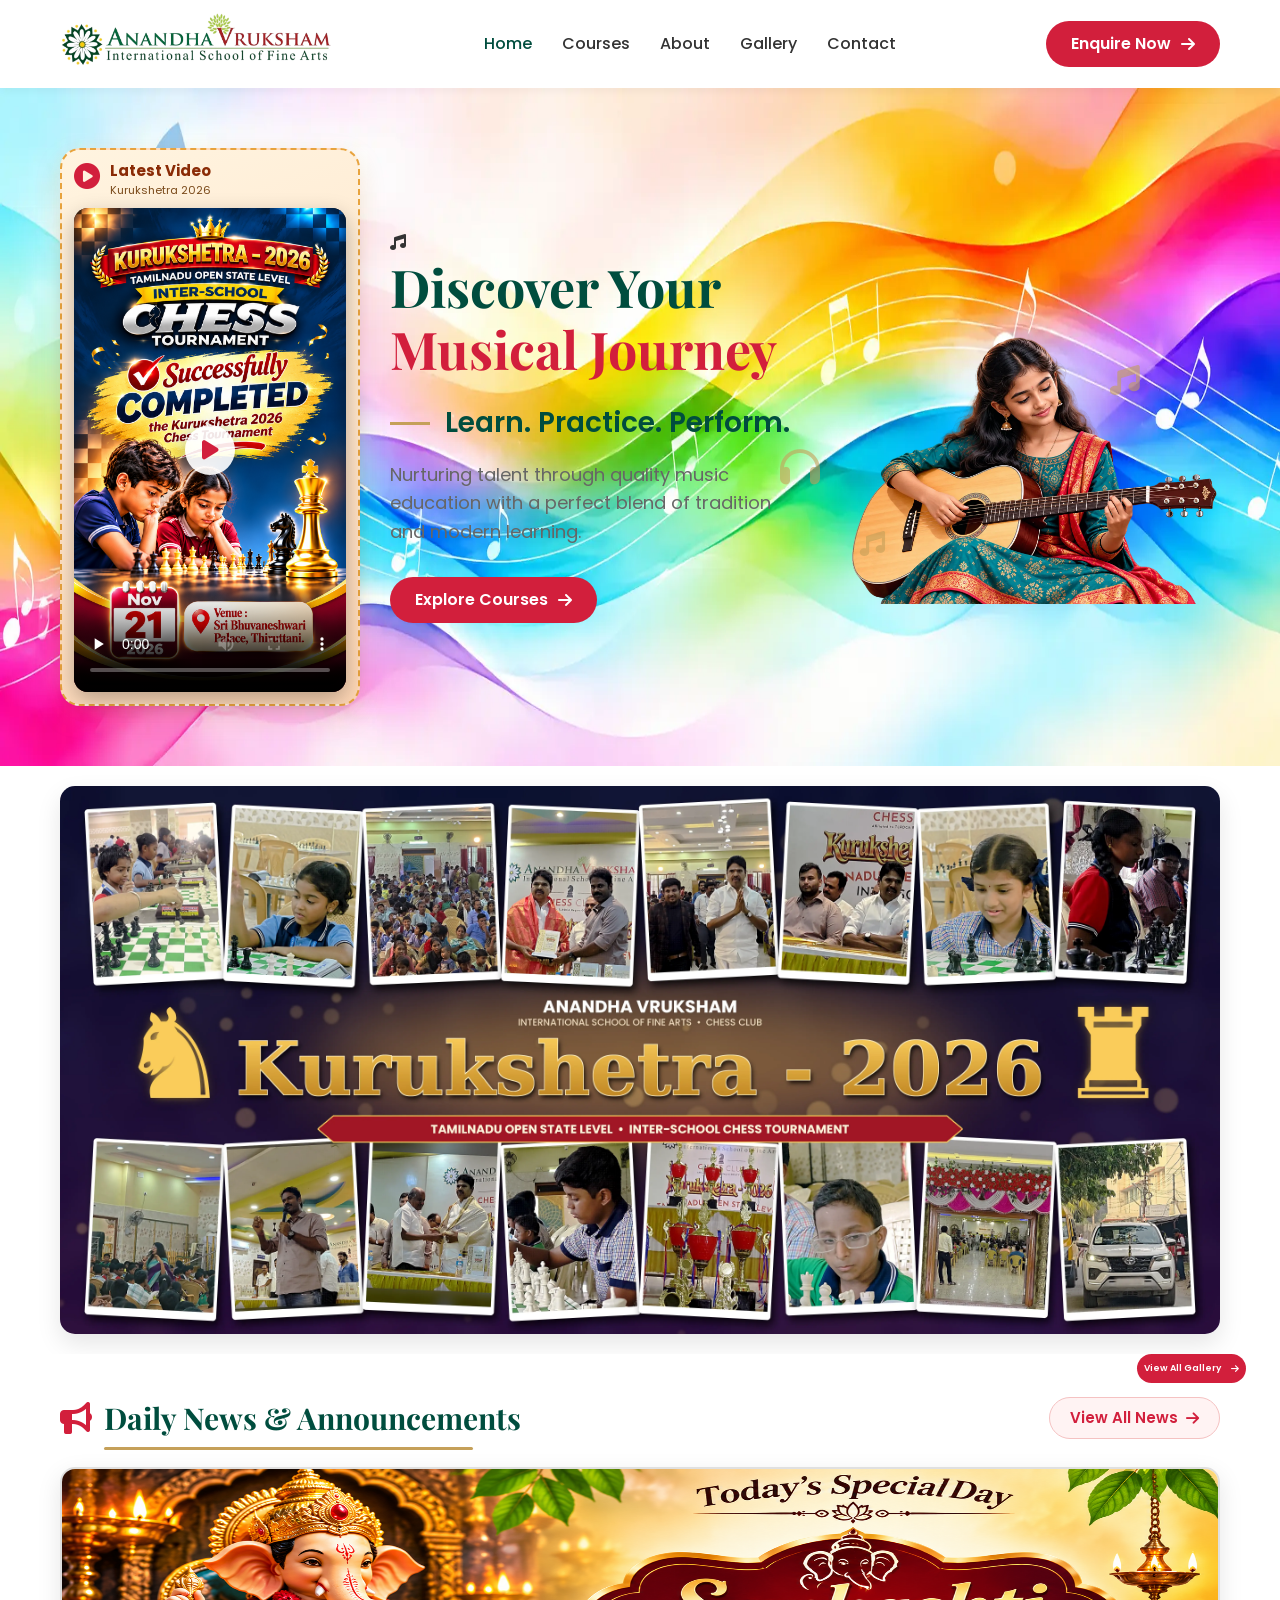
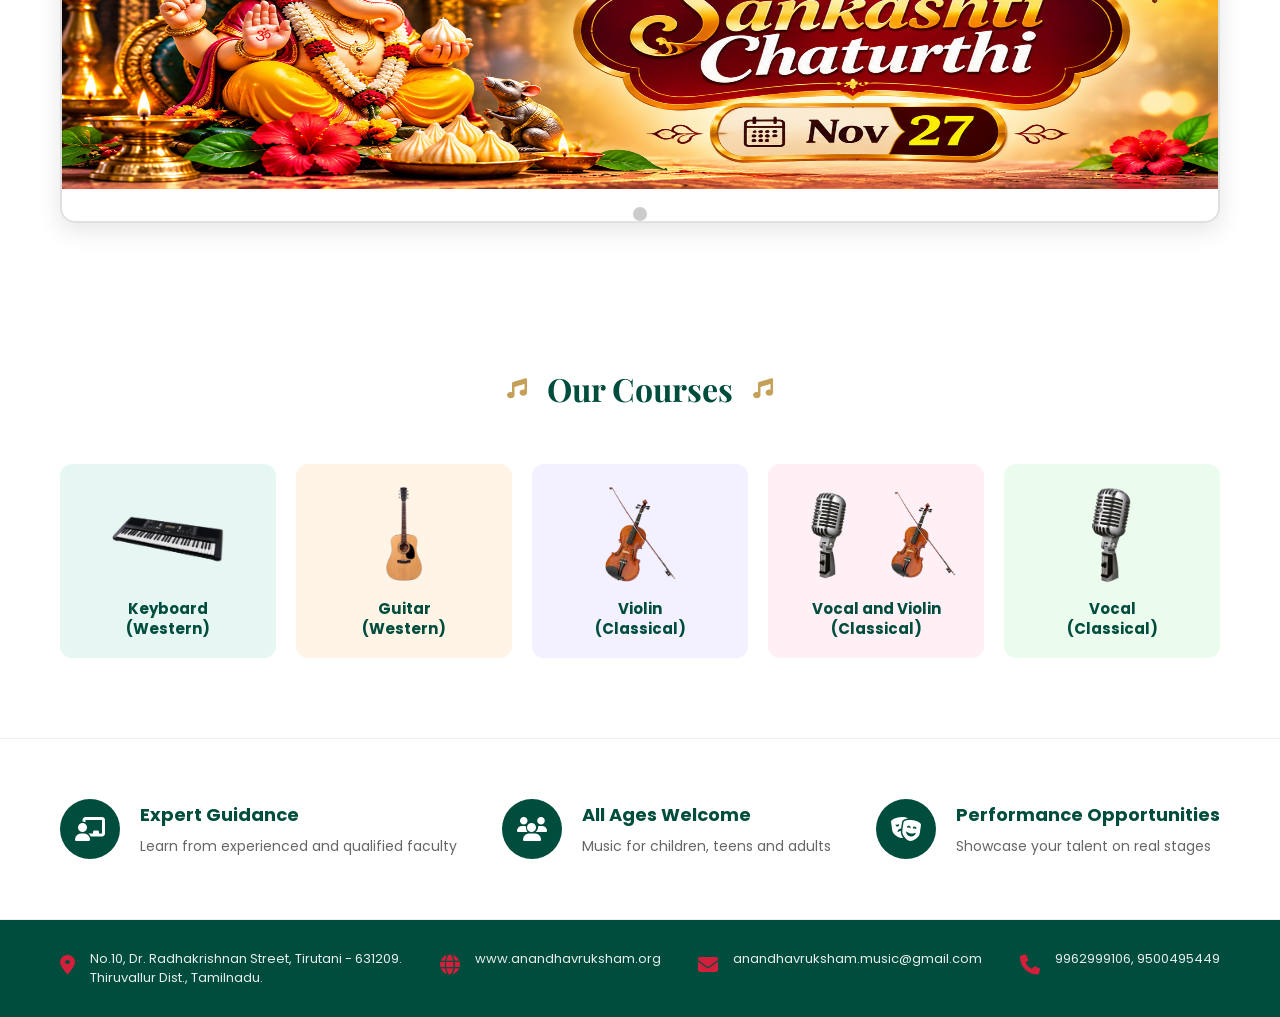
<file: index.html>
<!DOCTYPE html>
<html lang="en">
<head>
    <meta charset="UTF-8">
    <meta name="viewport" content="width=device-width, initial-scale=1.0">
    <title>Anandha Vruksham | International School of Fine Arts</title>
    <link rel="icon" type="image/png" href="images/logo.png">
    <!-- Google Fonts -->
    <link href="https://fonts.googleapis.com/css2?family=Poppins:wght@300;400;500;600;700&family=Playfair+Display:wght@700&display=swap" rel="stylesheet">
    <!-- Font Awesome -->
    <link rel="stylesheet" href="https://cdnjs.cloudflare.com/ajax/libs/font-awesome/6.4.0/css/all.min.css">
    <link rel="stylesheet" href="css/style.css">
    <style>
        /* ----- Hero 3-column layout: Video | Content | Image ----- */
        .hero {
            position: relative;
            overflow: hidden;
        }
        .hero-container {
            display: flex;
            align-items: center;
            justify-content: space-between;
            gap: 30px;
        }
        .hero-video-card {
            flex: 0 0 300px;
            background: linear-gradient(160deg, #fff4e0 0%, #ffe6cc 55%, #ffd7b5 100%);
            border: 2px dashed #e8a33d;
            border-radius: 20px;
            padding: 12px;
            box-shadow: 0 10px 26px rgba(197, 120, 30, 0.18);
            display: flex;
            flex-direction: column;
            z-index: 2;
        }
        .hero-video-card .video-head {
            display: flex;
            align-items: flex-start;
            gap: 10px;
            margin-bottom: 10px;
        }
        .hero-video-card .video-head > i {
            color: #d21f3c;
            font-size: 26px;
            line-height: 1;
            margin-top: 2px;
        }
        .hero-video-card .video-head h3 {
            margin: 0;
            color: #8a2b06;
            font-size: 15px;
            font-weight: 700;
            line-height: 1.2;
        }
        .hero-video-card .video-head p {
            margin: 3px 0 0;
            color: #7a4a1a;
            font-size: 11px;
            line-height: 1.4;
        }
        .hero-video-card .video-frame {
            position: relative;
            width: 100%;
            aspect-ratio: 9 / 16;
            border-radius: 14px;
            overflow: hidden;
            background: #1a1a1a;
            box-shadow: 0 8px 22px rgba(0, 0, 0, 0.28);
            margin-top: auto;
        }
        .hero-video-card .video-frame video {
            width: 100%;
            height: 100%;
            object-fit: cover;
            display: block;
        }
        .hero-video-card .video-frame .play-badge {
            position: absolute;
            inset: 0;
            display: grid;
            place-items: center;
            pointer-events: none;
            transition: opacity 0.3s;
        }
        .hero-video-card .video-frame.playing .play-badge { opacity: 0; }
        .hero-video-card .video-frame .play-badge span {
            width: 50px;
            height: 50px;
            border-radius: 50%;
            background: rgba(255, 255, 255, 0.9);
            display: grid;
            place-items: center;
            color: #d21f3c;
            font-size: 22px;
            box-shadow: 0 6px 18px rgba(0, 0, 0, 0.3);
            transition: transform 0.25s;
        }
        .hero-video-card .video-frame:hover .play-badge span { transform: scale(1.08); }

        /* ----- Banner (video removed) ----- */
        .banner-section {
            padding: 20px;
        }
        .banner-row {
            max-width: 1200px;
            margin: 0 auto;
        }
        .banner-row .banner-img {
            width: 100%;
            height: auto;
            display: block;
            border-radius: 15px;
            box-shadow: 0 10px 25px rgba(0,0,0,0.1);
        }
        @media (max-width: 992px) {
            .hero-video-card {
                flex: 0 0 200px;
            }
        }
        @media (max-width: 768px) {
            .hero-container {
                flex-direction: column;
                text-align: center;
            }
            .hero-video-card {
                flex: 0 0 auto;
                width: 100%;
                max-width: 280px;
                margin: 0 auto;
                order: 3;
            }
        }
    </style>
</head>
<body>
    <div id="site-header"></div>
    <script src="js/include-header.js"></script>

    <section id="home" class="hero">
        <div class="container hero-container">
            <aside class="hero-video-card">
                <div class="video-head">
                    <i class="fas fa-play-circle"></i>
                    <div>
                        <h3>Latest Video</h3>
                        <p>Kurukshetra 2026</p>
                    </div>
                </div>
                <div class="video-frame" id="videoFrame">
                    <video id="statusVideo" poster="images/cmpt.png" playsinline preload="none"  controls >
                        <source src="vdo/chess_new.mp4" type="video/mp4">
                    </video>
                    <div class="play-badge" id="playBadge"><span><i class="fas fa-play"></i></span></div>
                </div>
            </aside>
            <div class="hero-content">
                <span class="music-note-icon"><i class="fas fa-music"></i></span>
                <h1>Discover Your <br><span class="highlight">Musical Journey</span></h1>
                <div class="hero-subtitle">
                    <span class="dash"></span>
                    <h2>Learn. Practice. Perform.</h2>
                </div>
                <p>Nurturing talent through quality music education with a perfect blend of tradition and modern learning.</p>
                <a href="#courses" class="btn btn-red">Explore Courses <i class="fas fa-arrow-right"></i></a>
            </div>
            <div class="hero-image">
                <img src="images/playing_guita.webp" alt="Musical Journey">
                <div class="floating-icons">
                    <i class="fas fa-music note-1"></i>
                    <i class="fas fa-music note-2"></i>
                    <i class="fas fa-headphones note-3"></i>
                </div>
            </div>
        </div>
    </section>

    <section class="banner-section">
        <div class="banner-row">
            <img src="images/Kurukshetra_2026.webp" alt="Kurukshetra 2026" class="banner-img">
        </div>
    </section>
<a href="gallery.html" class="btn btn-red" data-scroll-bound="1" style="float: right;margin-right: 34px;font-size: 9px;padding: 7px;">View All Gallery <i class="fas fa-arrow-right"></i></a>


    <section class="news-section">
        <div class="container">
            <div class="news-header">
                <div class="news-title-wrap">
                    <i class="fas fa-bullhorn news-icon"></i>
                    <h2 class="news-title">Daily News &amp; Announcements</h2>
                    <span class="news-underline"></span>
                </div>
                <a href="#" class="view-all-news">View All News <i class="fas fa-arrow-right"></i></a>
            </div>
            <div class="news-carousel">
                <div class="news-slides" id="newsSlides">
                  <!--  <div class="news-slide">
                        <img src="images/spl21.png" alt="Announcement 1">
                    </div>-->
                    <div class="news-slide">
                        <img src="images/nov21.png" alt="Announcement 2">
                    </div>
                   <!-- <div class="news-slide">
                        <img src="images/nov14.png" alt="Announcement 3">
                    </div>-->
                   <!-- <div class="news-slide">
                        <img src="images/wall1.png" alt="Announcement 3">
                    </div>-->
                </div>
                <div class="news-dots" id="newsDots">
                    <!--  <span class="news-dot active" data-slide="0"></span>-->
                 <span class="news-dot" data-slide="1"></span>
                    <!-- <span class="news-dot" data-slide="2"></span>-->
                </div>
            </div>
        </div>
    </section>

    <section id="courses" class="courses-section">
        <div class="container">
            <div class="section-title">
                <span class="music-icon-small"><i class="fas fa-music"></i></span>
                <h2>Our Courses</h2>
                <span class="music-icon-small"><i class="fas fa-music"></i></span>
            </div>
            <div class="courses-grid">
                <div class="course-card bg-light-green">
                    <div class="course-img"><img src="images/keyboard.PNG" alt="Keyboard"></div>
                    <h3>Keyboard<br>(Western)</h3>
                </div>
                <div class="course-card bg-light-orange">
                    <div class="course-img"><img src="images/guitar.PNG" alt="Guitar"></div>
                    <h3>Guitar<br>(Western)</h3>
                </div>
                <div class="course-card bg-light-purple">
                    <div class="course-img"><img src="images/violin.PNG" alt="Violin"></div>
                    <h3>Violin<br>(Classical)</h3>
                </div>
               
                <div class="course-card bg-light-pink">
                    <div class="course-img multi-img">
                        <img src="images/vocal.PNG" alt="Vocal" class="img-small">
                        <img src="images/violin.PNG" alt="Violin" class="img-small">
                    </div>
                    <h3>Vocal and Violin<br>(Classical)</h3>
                </div>
               
                <div class="course-card bg-light-green-alt">
                    <div class="course-img"><img src="images/vocal.PNG" alt="Vocal"></div>
                    <h3>Vocal<br>(Classical)</h3>
                </div>
            </div>
        </div>
    </section>

    <section class="features">
        <div class="container features-grid">
            <div class="feature-item">
                <div class="feature-icon"><i class="fas fa-chalkboard-user"></i></div>
                <div class="feature-text">
                    <h3>Expert Guidance</h3>
                    <p>Learn from experienced and qualified faculty</p>
                </div>
            </div>
            <div class="feature-item">
                <div class="feature-icon"><i class="fas fa-users"></i></div>
                <div class="feature-text">
                    <h3>All Ages Welcome</h3>
                    <p>Music for children, teens and adults</p>
                </div>
            </div>
            <div class="feature-item">
                <div class="feature-icon"><i class="fas fa-theater-masks"></i></div>
                <div class="feature-text">
                    <h3>Performance Opportunities</h3>
                    <p>Showcase your talent on real stages</p>
                </div>
            </div>
        </div>
    </section>

    <footer class="contact-strip" id="contact">
        <div class="container footer-container">
            <div class="footer-item">
                <i class="fas fa-location-dot"></i>
                <p>No.10, Dr. Radhakrishnan Street, Tirutani - 631209.<br>Thiruvallur Dist., Tamilnadu.</p>
            </div>
            <div class="footer-item">
                <i class="fas fa-globe"></i>
                <p>www.anandhavruksham.org</p>
            </div>
            <div class="footer-item">
                <i class="fas fa-envelope"></i>
                <p>anandhavruksham.music@gmail.com</p>
            </div>
            <div class="footer-item">
                <i class="fas fa-phone"></i>
                <p>9962999106, 9500495449</p>
            </div>
        </div>
    </footer>

    <script src="js/style.js"></script>
    <script>
        // Latest video playback
        const statusVideo = document.getElementById('statusVideo');
        const videoFrame = document.getElementById('videoFrame');
        if (statusVideo && videoFrame) {
            videoFrame.addEventListener('click', () => {
                if (statusVideo.paused) {
                    statusVideo.play();
                } else {
                    statusVideo.pause();
                }
            });
            statusVideo.addEventListener('play', () => videoFrame.classList.add('playing'));
            statusVideo.addEventListener('pause', () => videoFrame.classList.remove('playing'));
            statusVideo.addEventListener('ended', () => videoFrame.classList.remove('playing'));
        }
    </script>

</body>
</html>
</file>
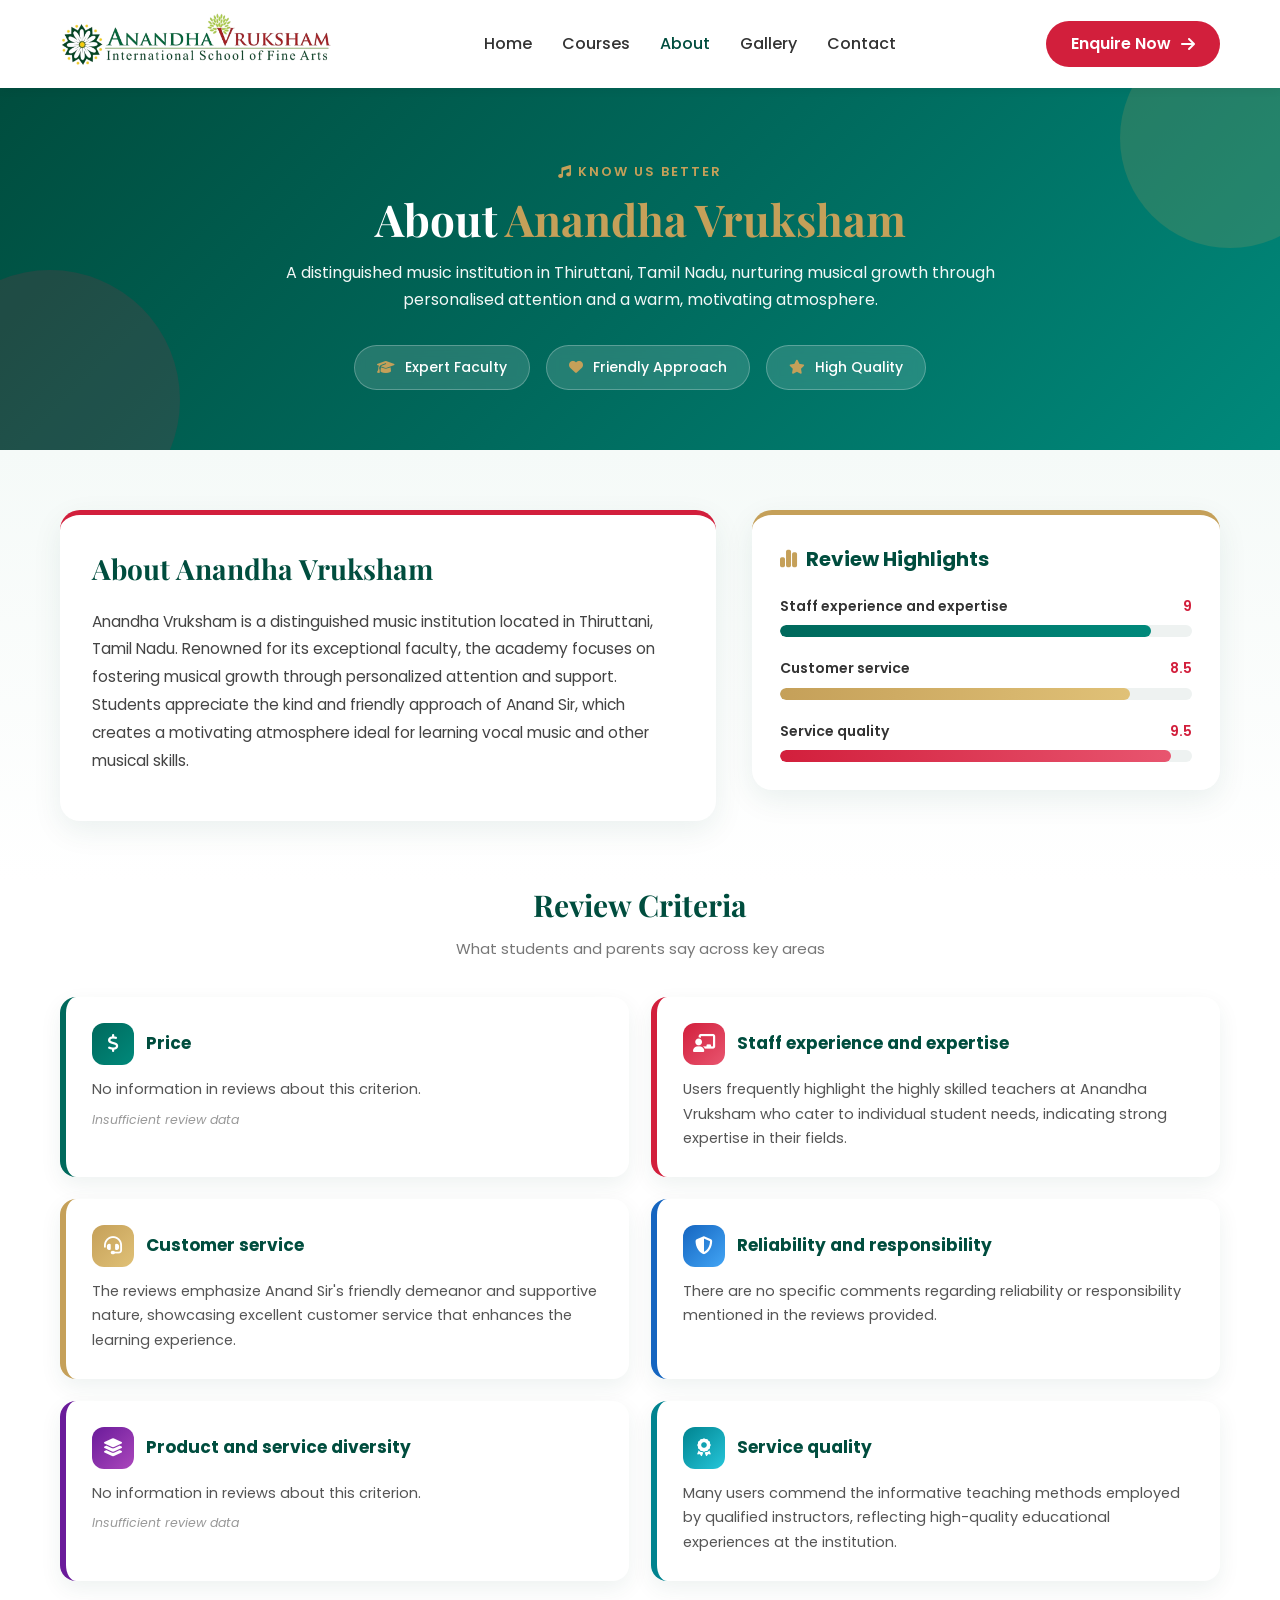
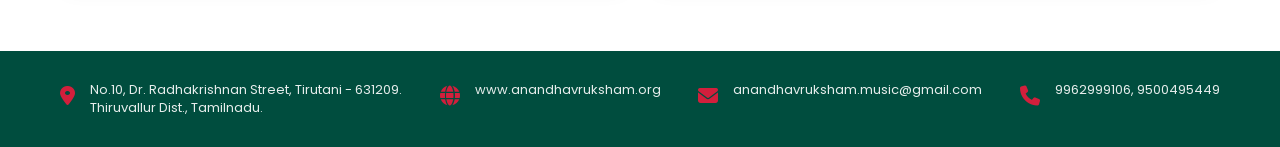
<file: about.html>
<!DOCTYPE html>
<html lang="en">
<head>
    <meta charset="UTF-8">
    <meta name="viewport" content="width=device-width, initial-scale=1.0">
    <title>About | Anandha Vruksham International School of Fine Arts</title>
    <link rel="icon" type="image/png" href="images/logo.png">
    <link href="https://fonts.googleapis.com/css2?family=Poppins:wght@300;400;500;600;700&family=Playfair+Display:wght@700&display=swap" rel="stylesheet">
    <link rel="stylesheet" href="https://cdnjs.cloudflare.com/ajax/libs/font-awesome/6.4.0/css/all.min.css">
    <link rel="stylesheet" href="css/style.css">
    <style>
        /* ----- About Page Hero ----- */
        .about-hero {
            background: linear-gradient(135deg, #004d3e 0%, #00695c 50%, #00897b 100%);
            color: #fff;
            padding: 70px 0 60px;
            text-align: center;
            position: relative;
            overflow: hidden;
        }
        .about-hero::before {
            content: "";
            position: absolute;
            top: -60px; right: -60px;
            width: 220px; height: 220px;
            background: rgba(197, 160, 89, 0.18);
            border-radius: 50%;
        }
        .about-hero::after {
            content: "";
            position: absolute;
            bottom: -80px; left: -80px;
            width: 260px; height: 260px;
            background: rgba(210, 31, 60, 0.15);
            border-radius: 50%;
        }
        .about-hero .container { position: relative; z-index: 1; }
        .about-hero .eyebrow {
            display: inline-block;
            font-size: 13px;
            font-weight: 600;
            letter-spacing: 2px;
            text-transform: uppercase;
            color: #c5a059;
            margin-bottom: 12px;
        }
        .about-hero h1 {
            font-family: 'Playfair Display', serif;
            font-size: 44px;
            margin: 0 0 14px;
            line-height: 1.15;
        }
        .about-hero h1 span { color: #c5a059; }
        .about-hero p {
            max-width: 720px;
            margin: 0 auto;
            font-size: 16px;
            line-height: 1.7;
            opacity: 0.95;
        }

        /* ----- Quick stat pills ----- */
        .stat-pills {
            display: flex;
            justify-content: center;
            flex-wrap: wrap;
            gap: 16px;
            margin-top: 32px;
        }
        .stat-pill {
            background: rgba(255, 255, 255, 0.14);
            backdrop-filter: blur(6px);
            border: 1px solid rgba(255, 255, 255, 0.25);
            border-radius: 30px;
            padding: 10px 22px;
            font-size: 14px;
            font-weight: 500;
        }
        .stat-pill i { color: #c5a059; margin-right: 6px; }

        /* ----- Main content grid ----- */
        .about-main {
            padding: 60px 0;
            background: linear-gradient(180deg, #f5faf8 0%, #ffffff 100%);
        }
        .about-grid {
            display: grid;
            grid-template-columns: 1.4fr 1fr;
            gap: 36px;
            align-items: start;
        }
        .about-intro {
            background: #fff;
            border-radius: 20px;
            padding: 32px;
            box-shadow: 0 10px 30px rgba(0, 77, 62, 0.08);
            border-top: 5px solid #d21f3c;
        }
        .about-intro h2 {
            font-family: 'Playfair Display', serif;
            color: #004d3e;
            font-size: 28px;
            margin: 0 0 16px;
        }
        .about-intro p {
            color: #444;
            font-size: 15.5px;
            line-height: 1.8;
            margin: 0 0 14px;
        }

        /* ----- Score bars ----- */
        .scores-card {
            background: #fff;
            border-radius: 20px;
            padding: 28px;
            box-shadow: 0 10px 30px rgba(0, 77, 62, 0.08);
            border-top: 5px solid #c5a059;
            position: sticky;
            top: 90px;
        }
        .scores-card h3 {
            margin: 0 0 20px;
            color: #004d3e;
            font-size: 20px;
            display: flex;
            align-items: center;
            gap: 8px;
        }
        .score-item { margin-bottom: 20px; }
        .score-item:last-child { margin-bottom: 0; }
        .score-label {
            display: flex;
            justify-content: space-between;
            font-size: 14px;
            font-weight: 600;
            color: #333;
            margin-bottom: 8px;
        }
        .score-value { color: #d21f3c; }
        .score-bar {
            height: 12px;
            background: #eef2f1;
            border-radius: 10px;
            overflow: hidden;
        }
        .score-fill {
            height: 100%;
            border-radius: 10px;
            width: 0;
            transition: width 1.2s ease;
        }
        .fill-green  { background: linear-gradient(90deg, #00695c, #00897b); }
        .fill-gold   { background: linear-gradient(90deg, #c5a059, #e0c177); }
        .fill-red    { background: linear-gradient(90deg, #d21f3c, #e8556f); }

        /* ----- Criteria cards ----- */
        .criteria-section { padding: 0 0 70px; background: #fff; }
        .criteria-section h2 {
            text-align: center;
            font-family: 'Playfair Display', serif;
            color: #004d3e;
            font-size: 30px;
            margin: 0 0 8px;
        }
        .criteria-section .sub {
            text-align: center;
            color: #777;
            margin: 0 0 36px;
            font-size: 15px;
        }
        .criteria-grid {
            display: grid;
            grid-template-columns: repeat(2, 1fr);
            gap: 22px;
        }
        .criteria-card {
            background: #fff;
            border-radius: 16px;
            padding: 26px;
            box-shadow: 0 8px 22px rgba(0, 77, 62, 0.07);
            border-left: 6px solid;
            transition: transform 0.25s, box-shadow 0.25s;
        }
        .criteria-card:hover {
            transform: translateY(-4px);
            box-shadow: 0 14px 30px rgba(0, 77, 62, 0.13);
        }
        .criteria-card.c-green  { border-left-color: #00695c; }
        .criteria-card.c-red    { border-left-color: #d21f3c; }
        .criteria-card.c-gold   { border-left-color: #c5a059; }
        .criteria-card.c-blue   { border-left-color: #1565c0; }
        .criteria-card.c-purple { border-left-color: #6a1b9a; }
        .criteria-card.c-teal   { border-left-color: #00838f; }
        .criteria-card .card-head {
            display: flex;
            align-items: center;
            gap: 12px;
            margin-bottom: 12px;
        }
        .criteria-card .icon-badge {
            width: 42px; height: 42px;
            border-radius: 12px;
            display: flex; align-items: center; justify-content: center;
            color: #fff;
            font-size: 18px;
            flex-shrink: 0;
        }
        .c-green  .icon-badge { background: linear-gradient(135deg, #00695c, #00897b); }
        .c-red    .icon-badge { background: linear-gradient(135deg, #d21f3c, #e8556f); }
        .c-gold   .icon-badge { background: linear-gradient(135deg, #c5a059, #e0c177); }
        .c-blue   .icon-badge { background: linear-gradient(135deg, #1565c0, #42a5f5); }
        .c-purple .icon-badge { background: linear-gradient(135deg, #6a1b9a, #ab47bc); }
        .c-teal   .icon-badge { background: linear-gradient(135deg, #00838f, #26c6da); }
        .criteria-card h4 {
            margin: 0;
            color: #004d3e;
            font-size: 17px;
        }
        .criteria-card p {
            margin: 0;
            color: #555;
            font-size: 14.5px;
            line-height: 1.7;
        }
        .muted-note {
            display: inline-block;
            margin-top: 8px;
            font-size: 12.5px;
            color: #999;
            font-style: italic;
        }

        /* ----- Responsive ----- */
        @media (max-width: 900px) {
            .about-grid { grid-template-columns: 1fr; }
            .scores-card { position: static; }
            .criteria-grid { grid-template-columns: 1fr; }
            .about-hero h1 { font-size: 32px; }
        }
    </style>
</head>
<body>
    <div id="site-header"></div>
    <script src="js/include-header.js"></script>

    <section class="about-hero">
        <div class="container">
            <span class="eyebrow"><i class="fas fa-music"></i> Know Us Better</span>
            <h1>About <span>Anandha Vruksham</span></h1>
            <p>A distinguished music institution in Thiruttani, Tamil Nadu, nurturing musical growth through personalised attention and a warm, motivating atmosphere.</p>
            <div class="stat-pills">
                <span class="stat-pill"><i class="fas fa-graduation-cap"></i> Expert Faculty</span>
                <span class="stat-pill"><i class="fas fa-heart"></i> Friendly Approach</span>
                <span class="stat-pill"><i class="fas fa-star"></i> High Quality</span>
            </div>
        </div>
    </section>

    <section class="about-main">
        <div class="container about-grid">
            <div class="about-intro">
                <h2>About Anandha Vruksham</h2>
                <p>Anandha Vruksham is a distinguished music institution located in Thiruttani, Tamil Nadu. Renowned for its exceptional faculty, the academy focuses on fostering musical growth through personalized attention and support. Students appreciate the kind and friendly approach of Anand Sir, which creates a motivating atmosphere ideal for learning vocal music and other musical skills.</p>
            </div>

            <div class="scores-card">
                <h3><i class="fas fa-chart-simple" style="color:#c5a059;"></i> Review Highlights</h3>

                <div class="score-item">
                    <div class="score-label"><span>Staff experience and expertise</span><span class="score-value">9</span></div>
                    <div class="score-bar"><div class="score-fill fill-green" data-width="90"></div></div>
                </div>

                <div class="score-item">
                    <div class="score-label"><span>Customer service</span><span class="score-value">8.5</span></div>
                    <div class="score-bar"><div class="score-fill fill-gold" data-width="85"></div></div>
                </div>

                <div class="score-item">
                    <div class="score-label"><span>Service quality</span><span class="score-value">9.5</span></div>
                    <div class="score-bar"><div class="score-fill fill-red" data-width="95"></div></div>
                </div>
            </div>
        </div>
    </section>

    <section class="criteria-section">
        <div class="container">
            <h2>Review Criteria</h2>
            <p class="sub">What students and parents say across key areas</p>

            <div class="criteria-grid">
                <div class="criteria-card c-green">
                    <div class="card-head">
                        <div class="icon-badge"><i class="fas fa-dollar-sign"></i></div>
                        <h4>Price</h4>
                    </div>
                    <p>No information in reviews about this criterion.</p>
                    <span class="muted-note">Insufficient review data</span>
                </div>

                <div class="criteria-card c-red">
                    <div class="card-head">
                        <div class="icon-badge"><i class="fas fa-chalkboard-user"></i></div>
                        <h4>Staff experience and expertise</h4>
                    </div>
                    <p>Users frequently highlight the highly skilled teachers at Anandha Vruksham who cater to individual student needs, indicating strong expertise in their fields.</p>
                </div>

                <div class="criteria-card c-gold">
                    <div class="card-head">
                        <div class="icon-badge"><i class="fas fa-headset"></i></div>
                        <h4>Customer service</h4>
                    </div>
                    <p>The reviews emphasize Anand Sir's friendly demeanor and supportive nature, showcasing excellent customer service that enhances the learning experience.</p>
                </div>

                <div class="criteria-card c-blue">
                    <div class="card-head">
                        <div class="icon-badge"><i class="fas fa-shield-halved"></i></div>
                        <h4>Reliability and responsibility</h4>
                    </div>
                    <p>There are no specific comments regarding reliability or responsibility mentioned in the reviews provided.</p>
                </div>

                <div class="criteria-card c-purple">
                    <div class="card-head">
                        <div class="icon-badge"><i class="fas fa-layer-group"></i></div>
                        <h4>Product and service diversity</h4>
                    </div>
                    <p>No information in reviews about this criterion.</p>
                    <span class="muted-note">Insufficient review data</span>
                </div>

                <div class="criteria-card c-teal">
                    <div class="card-head">
                        <div class="icon-badge"><i class="fas fa-award"></i></div>
                        <h4>Service quality</h4>
                    </div>
                    <p>Many users commend the informative teaching methods employed by qualified instructors, reflecting high-quality educational experiences at the institution.</p>
                </div>
            </div>
        </div>
    </section>

    <footer class="contact-strip">
        <div class="container footer-container">
            <div class="footer-item">
                <i class="fas fa-location-dot"></i>
                <p>No.10, Dr. Radhakrishnan Street, Tirutani - 631209.<br>Thiruvallur Dist., Tamilnadu.</p>
            </div>
            <div class="footer-item">
                <i class="fas fa-globe"></i>
                <p>www.anandhavruksham.org</p>
            </div>
            <div class="footer-item">
                <i class="fas fa-envelope"></i>
                <p>anandhavruksham.music@gmail.com</p>
            </div>
            <div class="footer-item">
                <i class="fas fa-phone"></i>
                <p>9962999106, 9500495449</p>
            </div>
        </div>
    </footer>

    <script src="js/style.js"></script>
    <script>
        // Mark About nav link as active
        document.addEventListener('DOMContentLoaded', () => {
            const aboutLink = document.querySelector('.nav-about');
            if (aboutLink) {
                document.querySelectorAll('.nav-links a').forEach(a => a.classList.remove('active'));
                aboutLink.classList.add('active');
            }
        });

        // Animate score bars after the header + layout settle
        window.addEventListener('load', () => {
            setTimeout(() => {
                document.querySelectorAll('.score-fill').forEach(bar => {
                    bar.style.width = bar.dataset.width + '%';
                });
            }, 250);
        });
    </script>
</body>
</html>
</file>
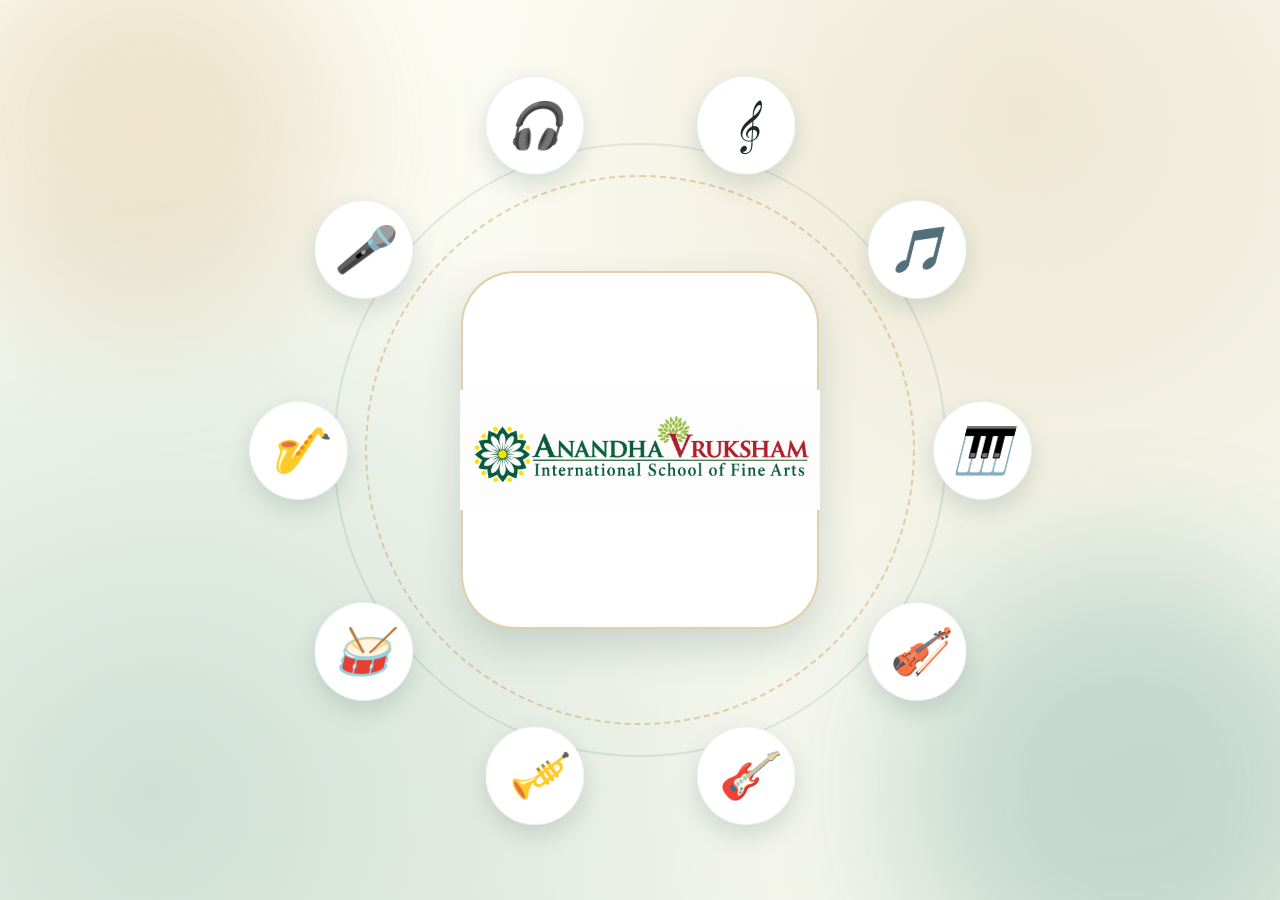
<file: cmsoon.html>
<!DOCTYPE html>
<html lang="en">
<head>
<meta charset="UTF-8">
<meta name="viewport" content="width=device-width, initial-scale=1.0">
<title>Anandhavruksham | Music institution</title>
<meta name="description" content="Anandhavruksham Music institution - Carnatic vocal, veena, violin, mridangam and more.">
<link rel="icon" type="image/png" href="chess/img/anand_vruk_logo.png">
<link rel="apple-touch-icon" href="chess/img/anand_vruk_logo.png">
<link rel="icon" href="data:image/svg+xml,%3Csvg xmlns='http://www.w3.org/2000/svg' viewBox='0 0 64 64'%3E%3Ccircle cx='32' cy='32' r='32' fill='%23004d3e'/%3E%3Ctext x='32' y='45' font-size='38' text-anchor='middle' fill='%23c5a059'%3E%26%23119139%3B%3C/text%3E%3C/svg%3E">
<link href="https://fonts.googleapis.com/css2?family=Playfair+Display:wght@600;700&family=Poppins:wght@300;400;500;600&display=swap" rel="stylesheet">
<style>
:root{
  --green:#004d3e;
  --green-dark:#00362c;
  --green-light:#00695c;
  --gold:#c5a059;
  --gold-soft:#e6d3ac;
  --bg:#fdfdf5;
  --ink:#1d2b28;
  --radius:6vmin;
}
*{margin:0;padding:0;box-sizing:border-box}
html,body{height:100%;overflow:hidden}
body{
  font-family:'Poppins',sans-serif;
  color:var(--ink);
  background:var(--bg);
  display:grid;
  place-items:center;
}

/* ---------- Scene ---------- */
.scene{
  position:relative;
  width:100%;
  height:100%;
  display:grid;
  place-items:center;
  overflow:hidden;
  background:
    radial-gradient(circle at 80% 12%,rgba(197,160,89,.20),transparent 42%),
    radial-gradient(circle at 12% 88%,rgba(0,105,92,.16),transparent 46%),
    linear-gradient(160deg,#fdfdf5 0%,#f1f3e9 100%);
}
.glow{position:absolute;border-radius:50%;filter:blur(70px);opacity:.55;pointer-events:none}
.glow.g1{width:44vmin;height:44vmin;background:rgba(197,160,89,.45);top:-8vmin;left:-6vmin;animation:pulse 9s ease-in-out infinite}
.glow.g2{width:50vmin;height:50vmin;background:rgba(0,105,92,.35);bottom:-12vmin;right:-8vmin;animation:pulse 11s ease-in-out infinite reverse}
@keyframes pulse{50%{transform:scale(1.18);opacity:.35}}

/* ---------- Stage ---------- */
.stage{
  position:relative;
  width:86vmin;
  height:86vmin;
  max-width:640px;
  max-height:640px;
  display:grid;
  place-items:center;
}
.ring{
  position:absolute;
  inset:7%;
  border-radius:50%;
  border:2px dashed rgba(197,160,89,.45);
  animation:spin 46s linear infinite;
}
.ring.r2{
  inset:2%;
  border-style:solid;
  border-color:rgba(0,77,62,.10);
  animation-duration:70s;
  animation-direction:reverse;
}
@keyframes spin{to{transform:rotate(360deg)}}

/* ---------- Center logo card ---------- */
.logo-card{
  position:relative;
  z-index:3;
  width:56%;
  height:56%;
  border-radius:var(--radius);
  background:#fff;
  border:2px solid rgba(197,160,89,.5);
  box-shadow:0 18px 40px rgba(0,54,44,.16);
  display:flex;
  flex-direction:column;
  align-items:center;
  justify-content:center;
  gap:1.2vmin;
  padding:3vmin;
  text-align:center;
}
.logo-card img{height:clamp(44px,15vmin,120px);width:auto}
.logo-card h1{
  font-family:'Playfair Display',serif;
  color:var(--green);
  font-size:clamp(1rem,4.4vmin,2.1rem);
  line-height:1.1;
}
.logo-card p{
  font-size:clamp(.58rem,1.9vmin,.9rem);
  letter-spacing:.34em;
  text-transform:uppercase;
  color:var(--gold);
  font-weight:500;
}

/* ---------- Orbiting instrument icons ---------- */
.icon{
  position:absolute;
  top:50%;
  left:50%;
  width:11vmin;
  height:11vmin;
  margin:-5.5vmin 0 0 -5.5vmin;
  transform:rotate(var(--a)) translate(38vmin) rotate(calc(-1 * var(--a)));
  z-index:2;
}
.bubble{
  width:100%;
  height:100%;
  border-radius:50%;
  background:#fff;
  border:1px solid rgba(0,77,62,.08);
  box-shadow:0 10px 24px rgba(0,54,44,.14);
  display:grid;
  place-items:center;
  font-size:5vmin;
  line-height:1;
  animation:float 5.5s ease-in-out infinite;
}
.icon:nth-child(2) .bubble{animation-delay:-.4s}
.icon:nth-child(3) .bubble{animation-delay:-.8s}
.icon:nth-child(4) .bubble{animation-delay:-1.2s}
.icon:nth-child(5) .bubble{animation-delay:-1.6s}
.icon:nth-child(6) .bubble{animation-delay:-2s}
.icon:nth-child(7) .bubble{animation-delay:-2.4s}
.icon:nth-child(8) .bubble{animation-delay:-2.8s}
.icon:nth-child(9) .bubble{animation-delay:-3.2s}
.icon:nth-child(10) .bubble{animation-delay:-3.6s}
.icon:nth-child(11) .bubble{animation-delay:-4s}
.icon:nth-child(12) .bubble{animation-delay:-4.4s}
@keyframes float{50%{transform:translateY(-1.4vmin)}}

/* ---------- Responsive tweaks ---------- */
@media(max-width:560px){
  .icon{width:12.5vmin;height:12.5vmin;margin:-6.25vmin 0 0 -6.25vmin;transform:rotate(var(--a)) translate(36vmin) rotate(calc(-1 * var(--a)))}
  .bubble{font-size:5.6vmin}
  .logo-card{width:58%;height:58%}
}
@media(prefers-reduced-motion:reduce){
  *{animation:none !important}
}
</style>
</head>
<body>

  <main class="scene">
    <span class="glow g1"></span>
    <span class="glow g2"></span>

    <section class="stage">
      <span class="ring"></span>
      <span class="ring r2"></span>

      <span class="icon" style="--a:0deg"><i class="bubble" aria-hidden="true">&#127929;</i></span>
      <span class="icon" style="--a:36deg"><i class="bubble" aria-hidden="true">&#127931;</i></span>
      <span class="icon" style="--a:72deg"><i class="bubble" aria-hidden="true">&#127928;</i></span>
      <span class="icon" style="--a:108deg"><i class="bubble" aria-hidden="true">&#127930;</i></span>
      <span class="icon" style="--a:144deg"><i class="bubble" aria-hidden="true">&#129345;</i></span>
      <span class="icon" style="--a:180deg"><i class="bubble" aria-hidden="true">&#127927;</i></span>
      <span class="icon" style="--a:216deg"><i class="bubble" aria-hidden="true">&#127908;</i></span>
      <span class="icon" style="--a:252deg"><i class="bubble" aria-hidden="true">&#127911;</i></span>
      <span class="icon" style="--a:288deg"><i class="bubble" aria-hidden="true">&#119070;</i></span>
      <span class="icon" style="--a:324deg"><i class="bubble" aria-hidden="true">&#127925;</i></span>

      <div class="logo-card">
        <img src="./chess/img/anand_vruk_logo.png" alt="Anandhavruksham Logo">
      </div>
    </section>
  </main>

</body>
</html>
</file>
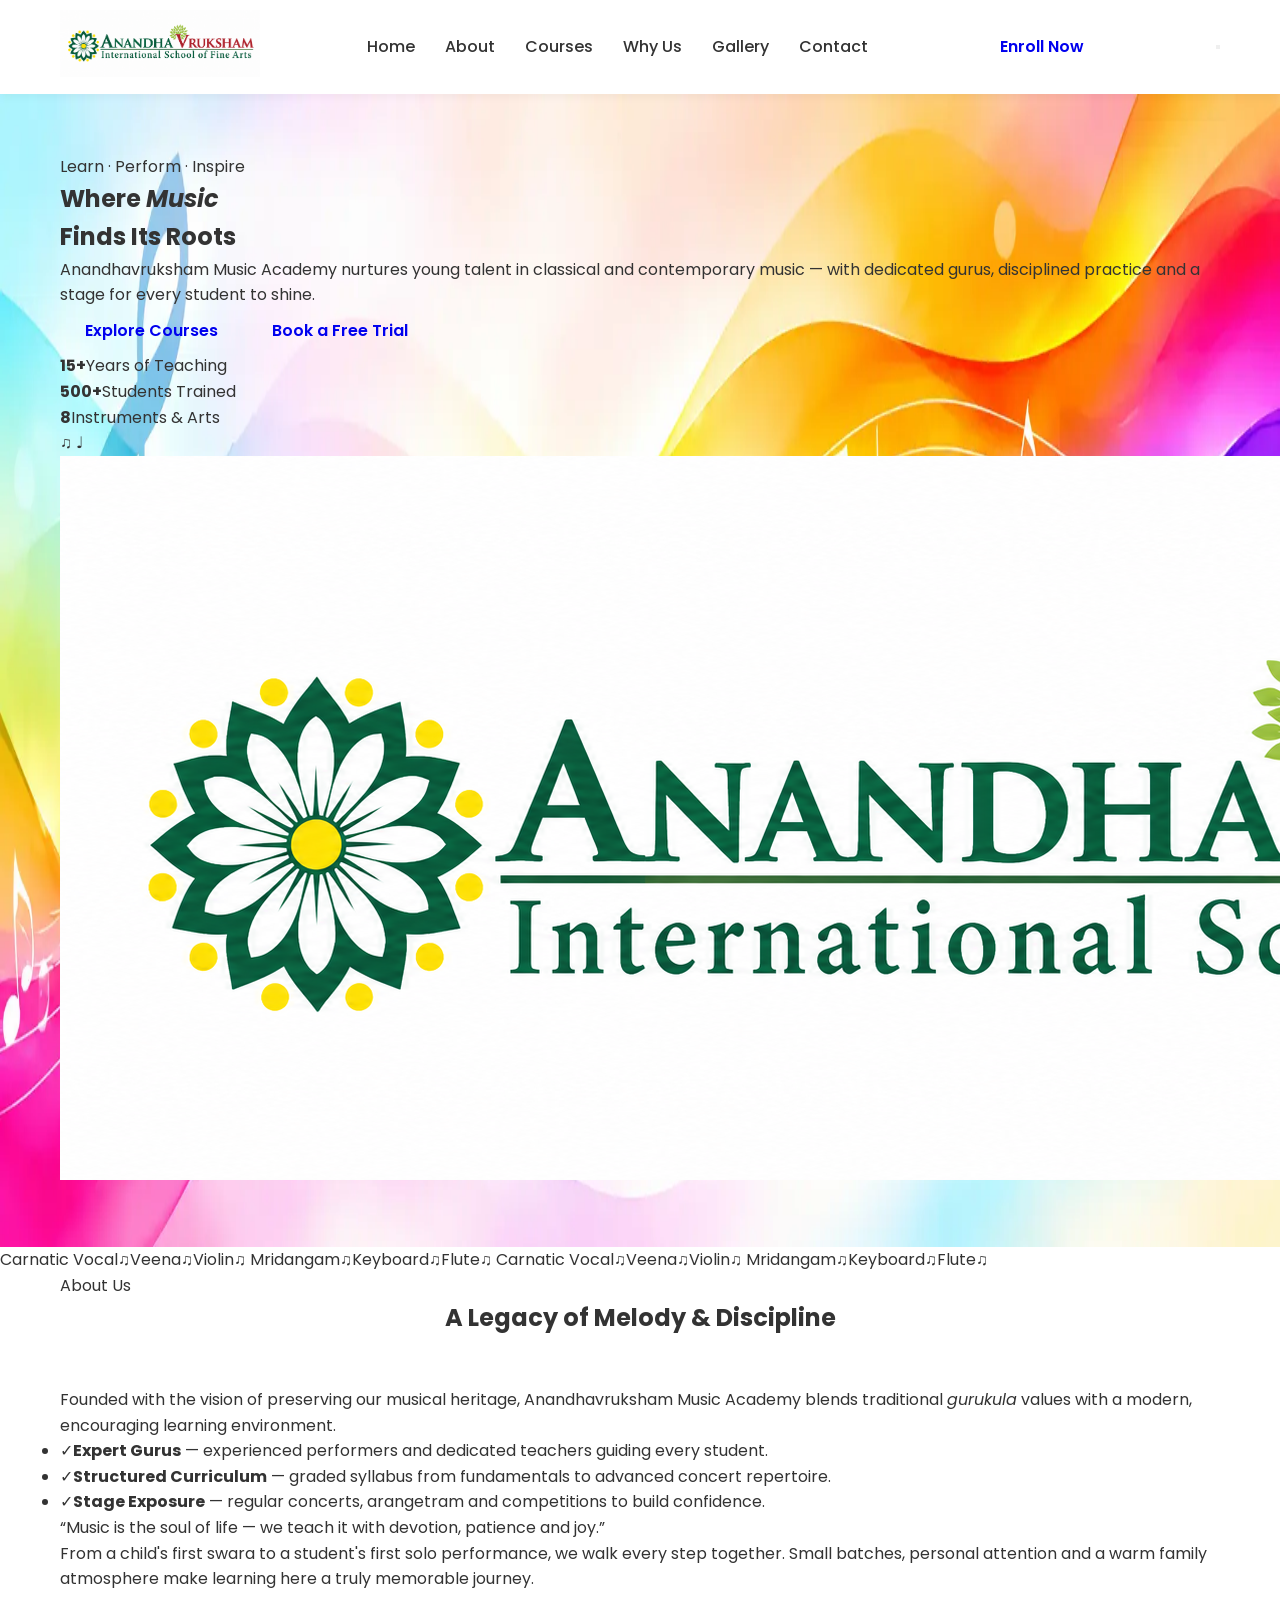
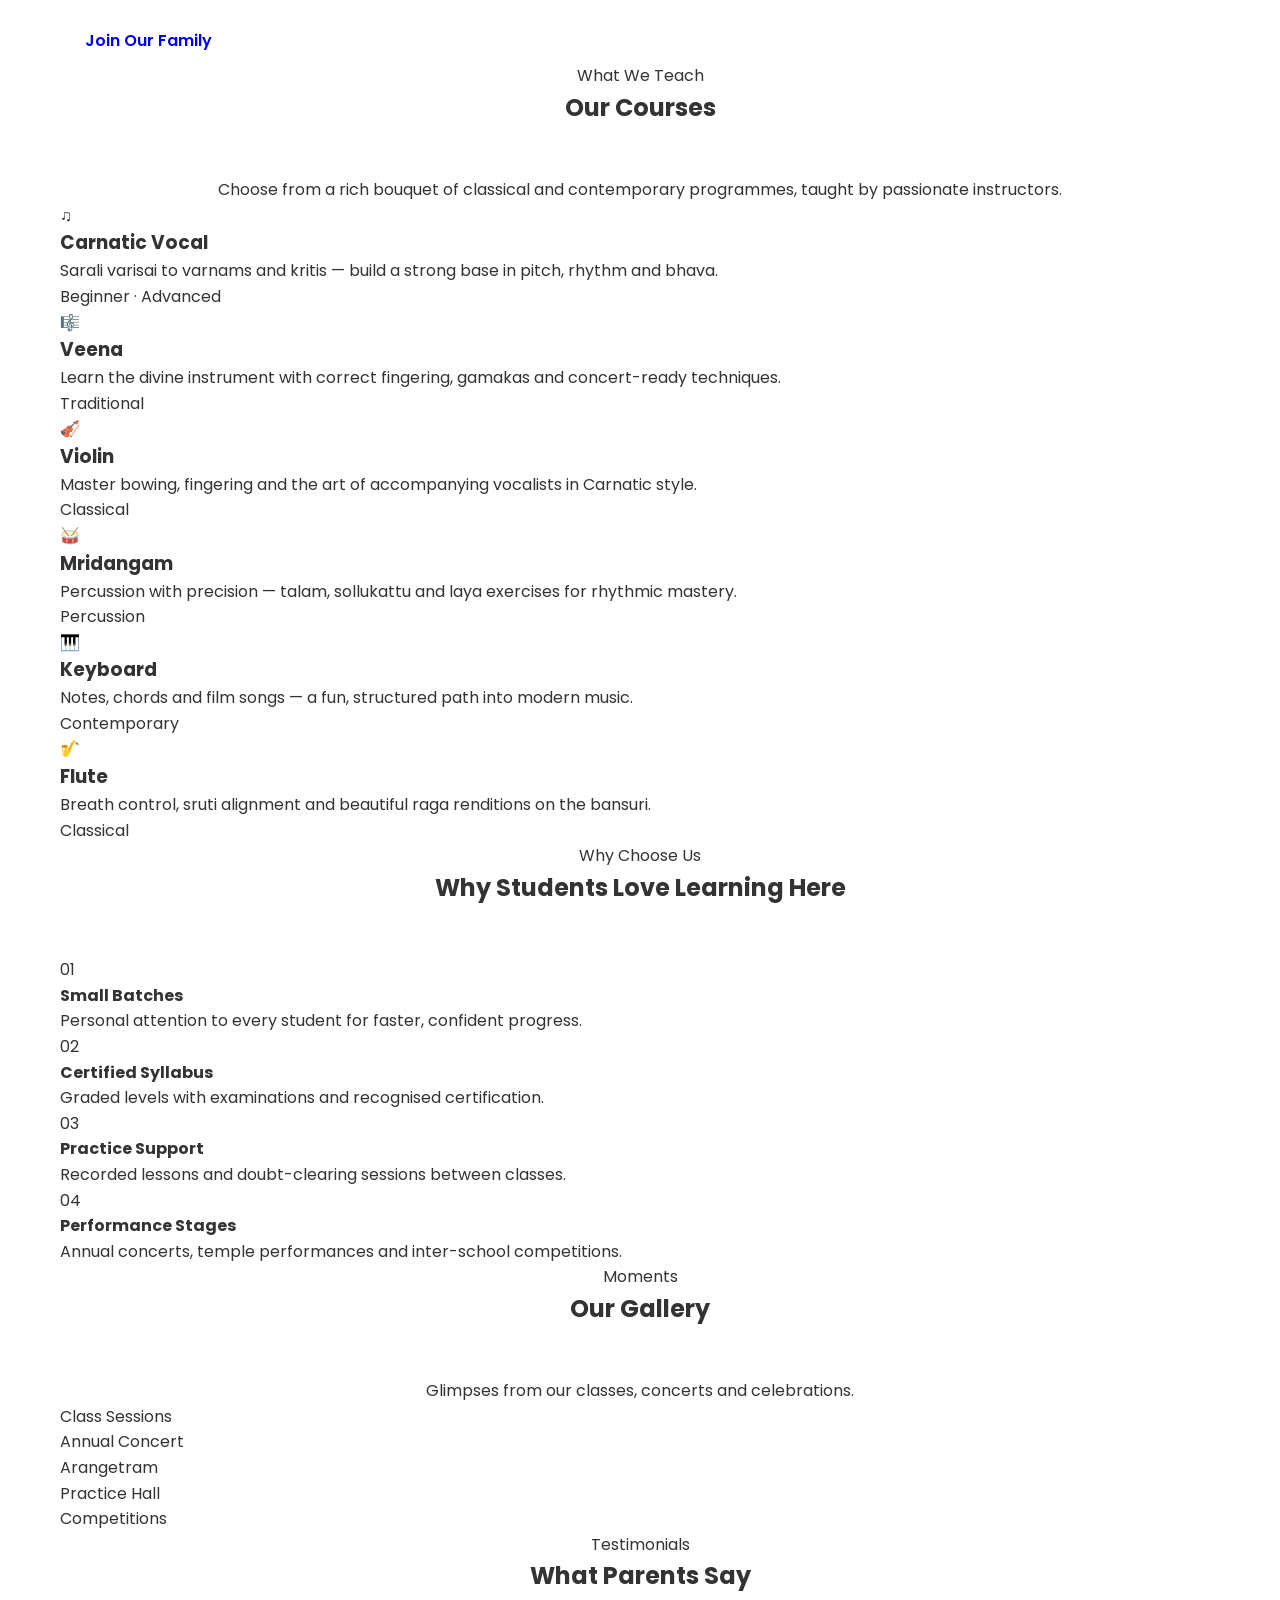
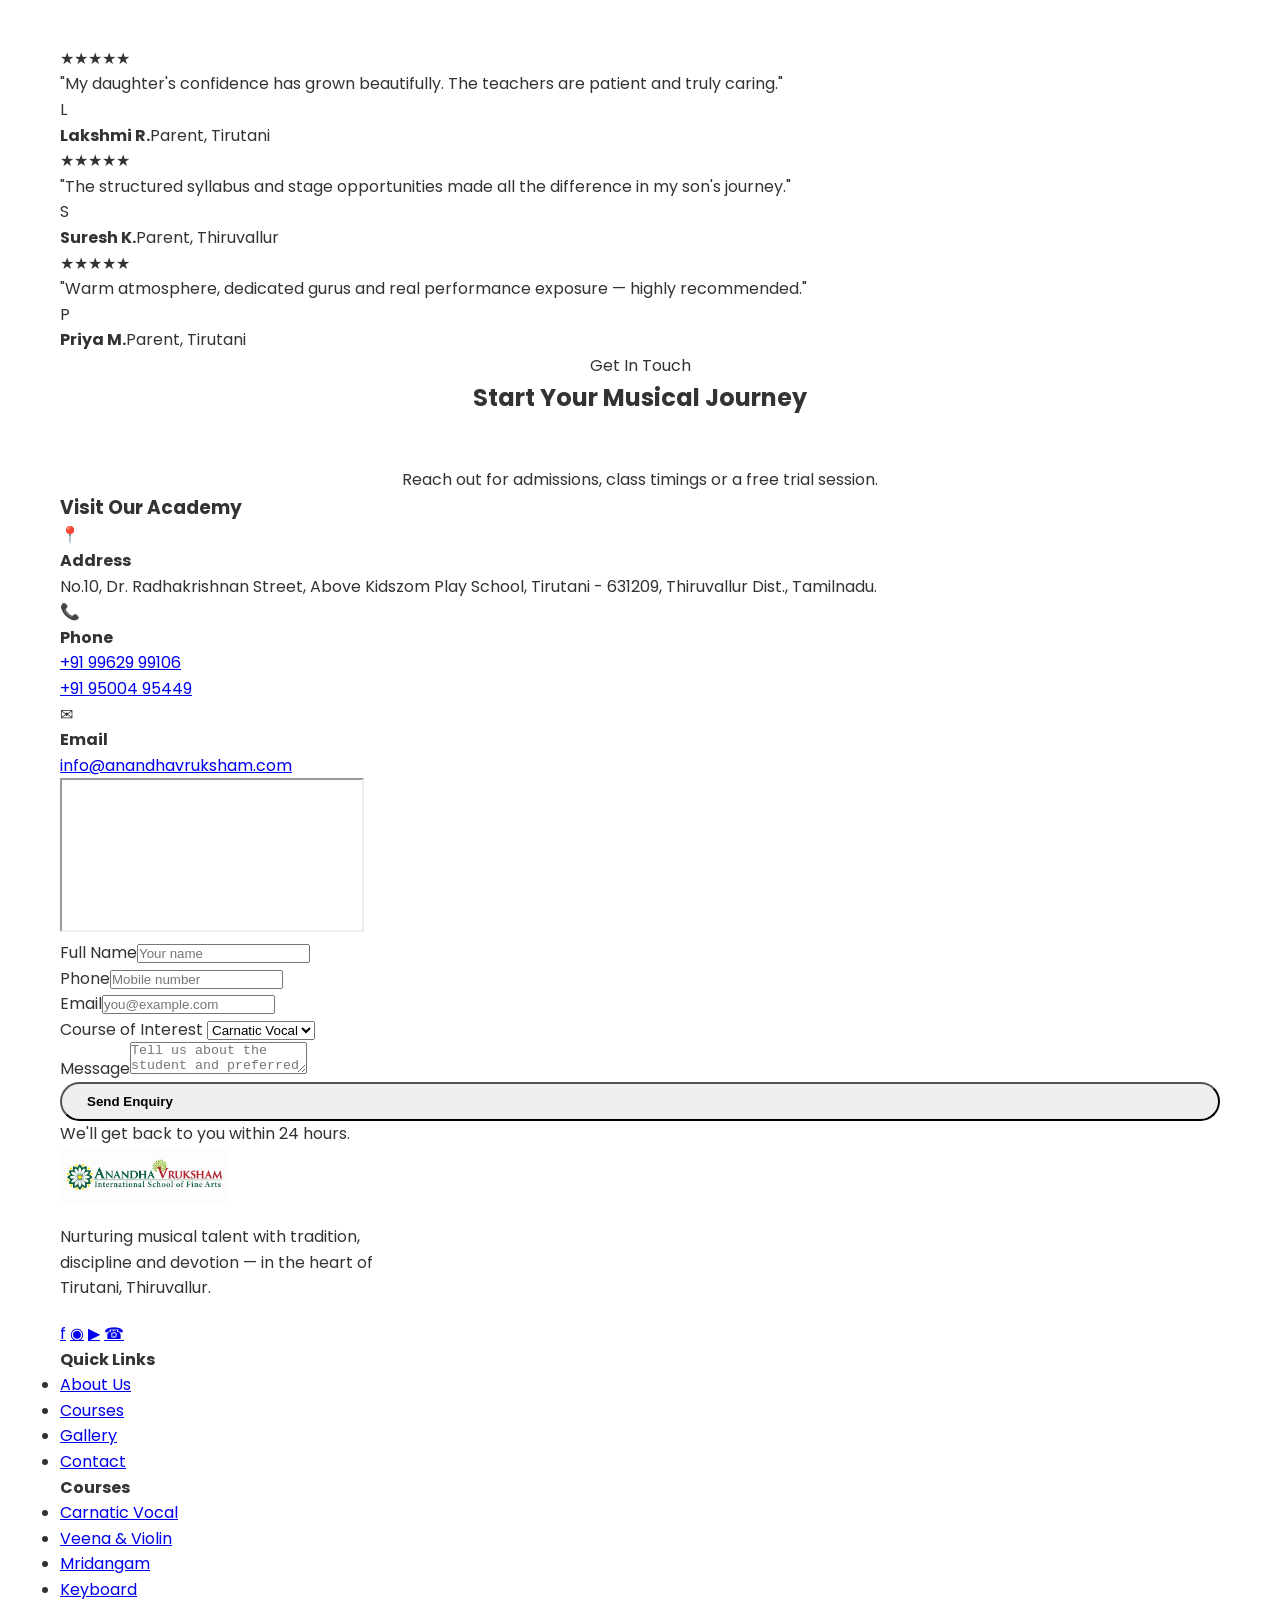
<file: index_ORIGINAL.html>
<!DOCTYPE html>
<html lang="en">
<head>
<meta charset="UTF-8">
<meta name="viewport" content="width=device-width, initial-scale=1.0">
<title>Anandhavruksham Music Academy | Learn. Perform. Inspire.</title>
<meta name="description" content="Anandhavruksham Music Academy - Carnatic vocal, veena, violin, mridangam and more. Nurturing musical talent in Tirutani, Thiruvallur.">
<link href="https://fonts.googleapis.com/css2?family=Playfair+Display:wght@600;700&family=Poppins:wght@300;400;500;600&display=swap" rel="stylesheet">
<link rel="stylesheet" href="css/style.css">




<body>

<header id="header">
  <nav class="nav container">
    <a href="#home" class="brand">
      <img src="chess/img/anand_vruk_logo.png" alt="Anandhavruksham Logo" style="width: 200px !important;">

    </a>
    <ul class="nav-links" id="navLinks">
      <li><a href="#home">Home</a></li>
      <li><a href="#about">About</a></li>
      <li><a href="#courses">Courses</a></li>
      <li><a href="#why">Why Us</a></li>
      <li><a href="#gallery">Gallery</a></li>
      <li><a href="#contact">Contact</a></li>
    </ul>
    <a href="#contact" class="btn btn-primary">Enroll Now</a>
    <button class="burger" id="burger" aria-label="Menu"><span></span><span></span><span></span></button>
  </nav>
</header>

<!-- HERO -->
<section class="hero" id="home">
  <div class="container hero-grid">
    <div>
      <span class="eyebrow">Learn · Perform · Inspire</span>
      <h1>Where <em>Music</em><br>Finds Its Roots</h1>
      <p>Anandhavruksham Music Academy nurtures young talent in classical and contemporary music — with dedicated gurus, disciplined practice and a stage for every student to shine.</p>
      <div class="hero-actions">
        <a href="#courses" class="btn btn-primary">Explore Courses</a>
        <a href="#contact" class="btn btn-ghost">Book a Free Trial</a>
      </div>
      <div class="hero-stats">
        <div class="stat"><strong>15+</strong><span>Years of Teaching</span></div>
        <div class="stat"><strong>500+</strong><span>Students Trained</span></div>
        <div class="stat"><strong>8</strong><span>Instruments & Arts</span></div>
      </div>
    </div>
    <div class="hero-art">
      <span class="ring"></span>
      <span class="ring"></span>
      <span class="music-note">&#9835;</span>
      <span class="music-note">&#9833;</span>
      <div class="disc"></div>
      <div class="logo-float">
        <img src="chess/img/anand_vruk_logo.png" alt="Anandhavruksham Music Academy">
      </div>
    </div>
  </div>
</section>

<!-- STRIP -->
<div class="strip">
  <div class="strip-track">
    <span>Carnatic Vocal</span><span>&#9835;</span><span>Veena</span><span>&#9835;</span><span>Violin</span><span>&#9835;</span>
    <span>Mridangam</span><span>&#9835;</span><span>Keyboard</span><span>&#9835;</span><span>Flute</span><span>&#9835;</span>
    <span>Carnatic Vocal</span><span>&#9835;</span><span>Veena</span><span>&#9835;</span><span>Violin</span><span>&#9835;</span>
    <span>Mridangam</span><span>&#9835;</span><span>Keyboard</span><span>&#9835;</span><span>Flute</span><span>&#9835;</span>
  </div>
</div>

<!-- ABOUT -->
<section class="section" id="about">
  <div class="container about-grid">
    <div class="reveal">
      <span class="eyebrow">About Us</span>
      <h2 class="section-title">A Legacy of Melody &amp; Discipline</h2>
      <p class="section-lead">Founded with the vision of preserving our musical heritage, Anandhavruksham Music Academy blends traditional <em>gurukula</em> values with a modern, encouraging learning environment.</p>
      <ul class="about-features">
        <li><span class="tick">&#10003;</span><span><b>Expert Gurus</b> — experienced performers and dedicated teachers guiding every student.</span></li>
        <li><span class="tick">&#10003;</span><span><b>Structured Curriculum</b> — graded syllabus from fundamentals to advanced concert repertoire.</span></li>
        <li><span class="tick">&#10003;</span><span><b>Stage Exposure</b> — regular concerts, arangetram and competitions to build confidence.</span></li>
      </ul>
    </div>
    <div class="about-card reveal">
      <p class="quote">&ldquo;Music is the soul of life — we teach it with devotion, patience and joy.&rdquo;</p>
      <p class="section-lead" style="margin-inline:0">From a child's first swara to a student's first solo performance, we walk every step together. Small batches, personal attention and a warm family atmosphere make learning here a truly memorable journey.</p>
      <a href="#contact" class="btn btn-gold" style="margin-top:26px">Join Our Family</a>
    </div>
  </div>
</section>

<!-- COURSES -->
<section class="section courses" id="courses">
  <div class="container">
    <div style="text-align:center">
      <span class="eyebrow">What We Teach</span>
      <h2 class="section-title">Our Courses</h2>
      <p class="section-lead" style="margin-inline:auto">Choose from a rich bouquet of classical and contemporary programmes, taught by passionate instructors.</p>
    </div>
    <div class="grid-3">
      <div class="course reveal"><div class="ico">&#9835;</div><h3>Carnatic Vocal</h3><p>Sarali varisai to varnams and kritis — build a strong base in pitch, rhythm and bhava.</p><span class="tag">Beginner · Advanced</span></div>
      <div class="course reveal"><div class="ico">&#127932;</div><h3>Veena</h3><p>Learn the divine instrument with correct fingering, gamakas and concert-ready techniques.</p><span class="tag">Traditional</span></div>
      <div class="course reveal"><div class="ico">&#127931;</div><h3>Violin</h3><p>Master bowing, fingering and the art of accompanying vocalists in Carnatic style.</p><span class="tag">Classical</span></div>
      <div class="course reveal"><div class="ico">&#129345;</div><h3>Mridangam</h3><p>Percussion with precision — talam, sollukattu and laya exercises for rhythmic mastery.</p><span class="tag">Percussion</span></div>
      <div class="course reveal"><div class="ico">&#127929;</div><h3>Keyboard</h3><p>Notes, chords and film songs — a fun, structured path into modern music.</p><span class="tag">Contemporary</span></div>
      <div class="course reveal"><div class="ico">&#127927;</div><h3>Flute</h3><p>Breath control, sruti alignment and beautiful raga renditions on the bansuri.</p><span class="tag">Classical</span></div>
    </div>
  </div>
</section>

<!-- WHY US -->
<section class="section" id="why">
  <div class="container">
    <div style="text-align:center">
      <span class="eyebrow">Why Choose Us</span>
      <h2 class="section-title">Why Students Love Learning Here</h2>
    </div>
    <div class="why-grid">
      <div class="why reveal"><span class="num">01</span><h4>Small Batches</h4><p>Personal attention to every student for faster, confident progress.</p></div>
      <div class="why reveal"><span class="num">02</span><h4>Certified Syllabus</h4><p>Graded levels with examinations and recognised certification.</p></div>
      <div class="why reveal"><span class="num">03</span><h4>Practice Support</h4><p>Recorded lessons and doubt-clearing sessions between classes.</p></div>
      <div class="why reveal"><span class="num">04</span><h4>Performance Stages</h4><p>Annual concerts, temple performances and inter-school competitions.</p></div>
    </div>
  </div>
</section>

<!-- GALLERY -->
<section class="section courses" id="gallery">
  <div class="container">
    <div style="text-align:center">
      <span class="eyebrow">Moments</span>
      <h2 class="section-title">Our Gallery</h2>
      <p class="section-lead" style="margin-inline:auto">Glimpses from our classes, concerts and celebrations.</p>
    </div>
    <div class="gallery">
      <div class="g-item wide tall reveal">Class Sessions</div>
      <div class="g-item reveal">Annual Concert</div>
      <div class="g-item reveal">Arangetram</div>
      <div class="g-item wide reveal">Practice Hall</div>
      <div class="g-item reveal">Competitions</div>
    </div>
  </div>
</section>

<!-- TESTIMONIALS -->
<section class="section testimonials">
  <div class="container">
    <div style="text-align:center">
      <span class="eyebrow">Testimonials</span>
      <h2 class="section-title">What Parents Say</h2>
    </div>
    <div class="grid-3 tm">
      <div class="tm-card reveal">
        <div class="stars">&#9733;&#9733;&#9733;&#9733;&#9733;</div>
        <p>"My daughter's confidence has grown beautifully. The teachers are patient and truly caring."</p>
        <div class="tm-who"><span class="av">L</span><div><b>Lakshmi R.</b><span>Parent, Tirutani</span></div></div>
      </div>
      <div class="tm-card reveal">
        <div class="stars">&#9733;&#9733;&#9733;&#9733;&#9733;</div>
        <p>"The structured syllabus and stage opportunities made all the difference in my son's journey."</p>
        <div class="tm-who"><span class="av">S</span><div><b>Suresh K.</b><span>Parent, Thiruvallur</span></div></div>
      </div>
      <div class="tm-card reveal">
        <div class="stars">&#9733;&#9733;&#9733;&#9733;&#9733;</div>
        <p>"Warm atmosphere, dedicated gurus and real performance exposure — highly recommended."</p>
        <div class="tm-who"><span class="av">P</span><div><b>Priya M.</b><span>Parent, Tirutani</span></div></div>
      </div>
    </div>
  </div>
</section>

<!-- CONTACT -->
<section class="section" id="contact">
  <div class="container">
    <div style="text-align:center">
      <span class="eyebrow">Get In Touch</span>
      <h2 class="section-title">Start Your Musical Journey</h2>
      <p class="section-lead" style="margin-inline:auto">Reach out for admissions, class timings or a free trial session.</p>
    </div>
    <div class="contact-grid">
      <div class="info-card reveal">
        <h3>Visit Our Academy</h3>
        <div class="info-item">
          <span class="ic">&#128205;</span>
          <div><b>Address</b><p>No.10, Dr. Radhakrishnan Street, Above Kidszom Play School, Tirutani - 631209, Thiruvallur Dist., Tamilnadu.</p></div>
        </div>
        <div class="info-item">
          <span class="ic">&#128222;</span>
          <div><b>Phone</b><p><a href="tel:+919962999106">+91 99629 99106</a><br><a href="tel:+919500495449">+91 95004 95449</a></p></div>
        </div>
        <div class="info-item">
          <span class="ic">&#9993;</span>
          <div><b>Email</b><p><a href="mailto:info@anandhavruksham.com">info@anandhavruksham.com</a></p></div>
        </div>
        <div class="map-box">
          <iframe title="Location" loading="lazy" src="https://www.google.com/maps?q=Tirutani%20631209%20Thiruvallur%20Tamilnadu&output=embed"></iframe>
        </div>
      </div>
      <form id="enquiryForm" class="reveal">
        <div class="form-row">
          <div class="field"><label for="name">Full Name</label><input type="text" id="name" required placeholder="Your name"></div>
          <div class="field"><label for="phone">Phone</label><input type="tel" id="phone" required placeholder="Mobile number"></div>
        </div>
        <div class="field"><label for="email">Email</label><input type="email" id="email" placeholder="you@example.com"></div>
        <div class="field">
          <label for="course">Course of Interest</label>
          <select id="course">
            <option>Carnatic Vocal</option><option>Veena</option><option>Violin</option>
            <option>Mridangam</option><option>Keyboard</option><option>Flute</option>
          </select>
        </div>
        <div class="field"><label for="msg">Message</label><textarea id="msg" placeholder="Tell us about the student and preferred timings..."></textarea></div>
        <button type="submit" class="btn btn-primary" style="width:100%">Send Enquiry</button>
        <p class="form-note" id="formNote">We'll get back to you within 24 hours.</p>
      </form>
    </div>
  </div>
</section>

<!-- FOOTER -->
<footer>
  <div class="container">
    <div class="foot-grid">
      <div>
        <a href="#home" class="brand" style="margin-bottom:16px">
          <img src="chess/img/anand_vruk_logo.png" alt="Anandhavruksham" style="height:56px">
         
        </a>
        <p style="max-width:340px;margin-top:14px">Nurturing musical talent with tradition, discipline and devotion — in the heart of Tirutani, Thiruvallur.</p>
        <div class="socials" style="margin-top:20px">
          <a href="#" aria-label="Facebook">f</a>
          <a href="#" aria-label="Instagram">&#9673;</a>
          <a href="#" aria-label="YouTube">&#9654;</a>
          <a href="#" aria-label="WhatsApp">&#9742;</a>
        </div>
      </div>
      <div>
        <h4>Quick Links</h4>
        <ul>
          <li><a href="#about">About Us</a></li>
          <li><a href="#courses">Courses</a></li>
          <li><a href="#gallery">Gallery</a></li>
          <li><a href="#contact">Contact</a></li>
        </ul>
      </div>
      <div>
        <h4>Courses</h4>
        <ul>
          <li><a href="#courses">Carnatic Vocal</a></li>
          <li><a href="#courses">Veena &amp; Violin</a></li>
          <li><a href="#courses">Mridangam</a></li>
          <li><a href="#courses">Keyboard</a></li>
        </ul>
      </div>
    </div>
    <div class="foot-bottom">
      <span>&copy; <span id="year"></span> Anandhavruksham Music Academy. All rights reserved.</span>
      <span>Made with &#9835; in Tamilnadu</span>
    </div>
  </div>
</footer>

<script src="js/style.js"></script>
</body>
</html>
</file>
<file: css/style.css>
:root {
    --primary-green: #004d3e;
    --primary-red: #d21f3c;
    --text-dark: #333;
    --text-light: #666;
    --bg-light: #f9f9f9;
    --white: #ffffff;
    --gold: #c5a059;
}

* {
    margin: 0;
    padding: 0;
    box-sizing: border-box;
}

body {
    font-family: 'Poppins', sans-serif;
    color: var(--text-dark);
    line-height: 1.6;
    background-color: var(--white);
    overflow-x: hidden;
}

.container {
    max-width: 1200px;
    margin: 0 auto;
    padding: 0 20px;
}

/* Header & Nav */
header {
    background-color: var(--white);
    padding: 10px 0;
    position: sticky;
    top: 0;
    z-index: 1000;
    box-shadow: 0 2px 10px rgba(0,0,0,0.05);
}

nav {
    display: flex;
    justify-content: space-between;
    align-items: center;
}

.logo img {
    height: 60px;
}

.nav-links {
    display: flex;
    list-style: none;
    gap: 30px;
}

.nav-links a {
    text-decoration: none;
    color: var(--text-dark);
    font-weight: 500;
    transition: color 0.3s;
}

.nav-links a:hover, .nav-links a.active {
    color: var(--primary-green);
}

.btn {
    padding: 10px 25px;
    border-radius: 25px;
    text-decoration: none;
    font-weight: 600;
    display: inline-flex;
    align-items: center;
    gap: 10px;
    transition: transform 0.3s, background-color 0.3s;
}

.btn-red {
    background-color: var(--primary-red);
    color: var(--white);
}

.btn-red:hover {
    background-color: #b01832;
    transform: translateY(-2px);
}

.mobile-menu-btn {
    display: none;
    font-size: 24px;
    cursor: pointer;
}

/* Hero Section */
.hero {
    background: url('../images/wall1.webp') no-repeat right center;
    background-size: 100% 100%;
    padding: 60px 0;
    position: relative;
    overflow: hidden;
}

@media (max-width: 992px) {
    .hero {
        background-position: center;
        background-size: cover;
    }
}

.hero-container {
    display: flex;
    align-items: center;
    justify-content: space-between;
    gap: 40px;
}

.hero-content {
    flex: 1;
    z-index: 1;
}

.hero-content h1 {
    font-size: 52px;
    font-family: 'Playfair Display', serif;
    color: var(--primary-green);
    line-height: 1.2;
    margin-bottom: 20px;
}

.hero-content .highlight {
    color: var(--primary-red);
}

.hero-subtitle {
    display: flex;
    align-items: center;
    gap: 15px;
    margin-bottom: 15px;
}

.dash {
    width: 40px;
    height: 3px;
    background-color: var(--gold);
    display: inline-block;
}

.hero-subtitle h2 {
    font-size: 28px;
    color: var(--primary-green);
    font-weight: 600;
}

.hero-content p {
    font-size: 18px;
    color: var(--text-light);
    margin-bottom: 30px;
    max-width: 500px;
}

.hero-image {
    flex: 1;
    position: relative;
    top: 48px;
}

.hero-image img {
    width: 100%;
    max-width: 600px;
    z-index: 2;
}

.floating-icons i {
    position: absolute;
    color: var(--gold);
    opacity: 0.6;
    animation: float 3s ease-in-out infinite;
}

.note-1 { top: 10%; right: 20%; font-size: 30px; }
.note-2 { bottom: 20%; left: 10%; font-size: 25px; animation-delay: 1s; }
.note-3 { top: 40%; left: -10%; font-size: 40px; animation-delay: 2s; }

@keyframes float {
    0%, 100% { transform: translateY(0); }
    50% { transform: translateY(-20px); }
}

/* Banner Section */
.banner-section {
    width: 100%;
    max-width: 1200px;
    margin: 0 auto;
    padding: 20px;
    box-sizing: border-box;
}

.banner-img {
    width: 100%;
    height: auto;
    display: block;
    border-radius: 15px;
    box-shadow: 0 10px 25px rgba(0,0,0,0.1);
}

/* Registration Buttons */
.reg-buttons {
    display: flex;
    justify-content: center;
    gap: 30px;
    margin-top: 28px;
    flex-wrap: wrap;
}

.reg-btn {
    flex: 1 1 360px;
    max-width: 460px;
    display: flex;
    align-items: center;
    gap: 18px;
    padding: 22px 28px;
    border-radius: 22px;
    text-decoration: none;
    color: #fff;
    font-weight: 600;
    transition: transform 0.3s, box-shadow 0.3s;
    box-shadow: 0 8px 22px rgba(0,0,0,0.15);
}

.reg-btn:hover {
    transform: translateY(-4px);
    box-shadow: 0 14px 28px rgba(0,0,0,0.2);
}

.reg-btn i:first-child {
    font-size: 36px;
    flex-shrink: 0;
}

.reg-text {
    flex: 1;
    display: flex;
    flex-direction: column;
    text-align: left;
}

.reg-title {
    font-size: 22px;
    font-weight: 700;
    line-height: 1.2;
}

.reg-sub {
    font-size: 13px;
    font-weight: 400;
    opacity: 0.9;
    margin-top: 4px;
}

.reg-arrow {
    font-size: 24px;
    flex-shrink: 0;
}

.reg-school {
    background: linear-gradient(135deg, #00695c 0%, #004d3e 100%);
    border: 3px solid #c5a059;
}

.reg-individual {
    background: linear-gradient(135deg, #d21f3c 0%, #a0152e 100%);
    border: 3px solid #c5a059;
}

/* Registration Closed (disabled buttons) */
.reg-btn.disabled {
    background: linear-gradient(135deg, #8a8a8a 0%, #6b6b6b 100%);
    border: 3px solid #bdbdbd;
    cursor: not-allowed;
    opacity: 0.85;
    filter: grayscale(0.3);
}

.reg-btn.disabled:hover {
    transform: none;
    box-shadow: 0 8px 22px rgba(0,0,0,0.15);
}

.reg-closed-note {
    text-align: center;
    margin-top: 18px;
    font-size: 15px;
    font-weight: 600;
    color: #d21f3c;
}

.reg-closed-note i {
    margin-right: 6px;
}

/* Check Registration Section */
.check-section {
    padding: 10px 0 50px;
    background-color: #fff;
}

.check-layout {
    display: grid;
    grid-template-columns: minmax(0, 1.35fr) minmax(280px, 0.75fr);
    align-items: stretch;
    gap: 24px;
}

.check-card {
    min-width: 0;
    background: linear-gradient(135deg, #f6fbf9 0%, #eef7f4 100%);
    border: 2px solid #cfe4de;
    border-radius: 20px;
    padding: 28px 30px;
    box-shadow: 0 8px 22px rgba(0,0,0,0.06);
    text-align: center;
    display: flex;
    flex-direction: column;
    justify-content: center;
}

.check-head {
    display: flex;
    align-items: center;
    justify-content: center;
    gap: 12px;
    margin-bottom: 8px;
}

.check-head i {
    color: var(--primary-red);
    font-size: 24px;
}

.check-head h2 {
    font-family: 'Playfair Display', serif;
    font-size: 26px;
    color: var(--primary-green);
    margin: 0;
}

.check-desc {
    font-size: 14px;
    color: var(--text-light);
    margin-bottom: 20px;
}

.check-form {
    display: flex;
    justify-content: center;
    gap: 12px;
    flex-wrap: wrap;
}

.check-form input {
    flex: 0 1 320px;
    padding: 13px 20px;
    border: 2px solid #b9c3bf;
    border-radius: 30px;
    font-size: 15px;
    font-family: inherit;
    outline: none;
    transition: border-color 0.2s, box-shadow 0.2s;
}

.check-form input:focus {
    border-color: #00695c;
    box-shadow: 0 0 0 3px rgba(0,105,92,0.15);
}

.check-btn {
    background: linear-gradient(135deg, #00695c 0%, #004d3e 100%);
    color: #fff;
    border: 2px solid var(--gold);
    border-radius: 30px;
    padding: 13px 32px;
    font-size: 15px;
    font-weight: 700;
    cursor: pointer;
    display: inline-flex;
    align-items: center;
    gap: 8px;
    transition: transform 0.2s, box-shadow 0.2s;
}

.check-btn:hover {
    transform: translateY(-2px);
    box-shadow: 0 10px 20px rgba(0,0,0,0.15);
}

.check-btn:disabled {
    opacity: 0.7;
    cursor: default;
    transform: none;
}

.check-result {
    margin-top: 18px;
    font-size: 15px;
    font-weight: 600;
    min-height: 22px;
}

.check-result.error { color: var(--primary-red); }
.check-result.info { color: var(--text-light); font-weight: 500; }
.check-result.success { color: #1b7a45; }

.payment-card {
    background: #fff;
    border: 2px solid #ead9b5;
    border-radius: 20px;
    padding: 22px;
    box-shadow: 0 8px 22px rgba(0,0,0,0.07);
    text-align: center;
    display: flex;
    flex-direction: column;
    align-items: center;
    justify-content: center;
}

.payment-head {
    display: flex;
    align-items: center;
    justify-content: center;
    gap: 9px;
    color: var(--primary-green);
}

.payment-head i {
    color: var(--gold);
    font-size: 19px;
}

.payment-head h2 {
    font-family: 'Playfair Display', serif;
    font-size: 21px;
    margin: 0;
}

.payment-desc {
    margin: 6px 0 12px;
    color: var(--text-light);
    font-size: 13px;
}

.payment-qr {
    width: min(100%, 210px);
    aspect-ratio: 1;
    object-fit: contain;
    border: 1px solid #e5e5e5;
    border-radius: 12px;
    background: #f7f8fa;
}

.upi-details {
    display: flex;
    flex-direction: column;
    gap: 2px;
    margin-top: 12px;
    padding: 9px 16px;
    border-radius: 12px;
    background: #f3f8f5;
}

.upi-label {
    color: var(--text-light);
    font-size: 11px;
    text-transform: uppercase;
    letter-spacing: 1px;
}

.upi-details strong {
    color: var(--primary-green);
    font-size: 16px;
    overflow-wrap: anywhere;
}

/* News & Announcements Section */
.news-section {
    padding: 40px 0 60px;
    background-color: #fff;
}

.news-header {
    display: flex;
    justify-content: space-between;
    align-items: center;
    margin-bottom: 25px;
    flex-wrap: wrap;
    gap: 15px;
}

.news-title-wrap {
    display: flex;
    align-items: center;
    gap: 12px;
    position: relative;
}

.news-icon {
    color: var(--primary-red);
    font-size: 32px;
}

.news-title {
    font-family: 'Playfair Display', serif;
    font-size: 30px;
    color: var(--primary-green);
    margin: 0;
}

.news-underline {
    position: absolute;
    bottom: -8px;
    left: 44px;
    width: 80%;
    height: 3px;
    background-color: var(--gold);
    border-radius: 2px;
}

.view-all-news {
    background-color: #fff3f3;
    color: var(--primary-red);
    text-decoration: none;
    padding: 8px 20px;
    border-radius: 25px;
    font-weight: 600;
    font-size: 15px;
    display: inline-flex;
    align-items: center;
    gap: 8px;
    transition: all 0.3s;
    border: 1px solid #f5c2c2;
}

.view-all-news:hover {
    background-color: var(--primary-red);
    color: #fff;
}

.news-carousel {
    position: relative;
    border-radius: 15px;
    overflow: hidden;
    box-shadow: 0 8px 25px rgba(0,0,0,0.1);
    border: 2px solid #e0e0e0;
}

.news-slides {
    display: flex;
    transition: transform 0.6s ease-in-out;
}

.news-slide {
    min-width: 100%;
}

.news-slide img {
    width: 100%;
    height: 320px;
    display: block;
}

.news-dots {
    display: flex;
    justify-content: center;
    gap: 10px;
    margin-top: 18px;
}

.news-dot {
    width: 14px;
    height: 14px;
    border-radius: 50%;
    background-color: #ccc;
    cursor: pointer;
    transition: background-color 0.3s;
}

.news-dot.active {
    background-color: var(--primary-green);
}


.courses-section {
    padding: 80px 0;
    background-color: #fff;
}

.section-title {
    display: flex;
    justify-content: center;
    align-items: center;
    gap: 20px;
    margin-bottom: 50px;
}

.section-title h2 {
    font-size: 32px;
    color: var(--primary-green);
    font-family: 'Playfair Display', serif;
}

.music-icon-small {
    color: var(--gold);
    font-size: 20px;
}

.courses-grid {
    display: grid;
    grid-template-columns: repeat(auto-fit, minmax(140px, 1fr));
    gap: 20px;
}

.course-card {
    padding: 20px 10px;
    border-radius: 12px;
    text-align: center;
    transition: transform 0.3s, box-shadow 0.3s;
    border: none;
    display: flex;
    flex-direction: column;
    justify-content: space-between;
    height: 100%;
}

.course-img {
    height: 100px;
    display: flex;
    align-items: center;
    justify-content: center;
    margin-bottom: 15px;
}

.course-img img {
    max-width: 100%;
    max-height: 100%;
    object-fit: contain;
}

.multi-img {
    gap: 5px;
}

.img-small {
    width: 45% !important;
}

/* Course Card Backgrounds */
.bg-light-green { background-color: #e6f7f3; }
.bg-light-orange { background-color: #fff4e6; }
.bg-light-purple { background-color: #f3f0ff; }
.bg-light-blue { background-color: #e7f5ff; }
.bg-light-pink { background-color: #fff0f6; }
.bg-light-yellow { background-color: #fff9db; }
.bg-light-green-alt { background-color: #ebfbee; }

.course-card:hover {
    transform: translateY(-5px);
    box-shadow: 0 10px 20px rgba(0,0,0,0.08);
}

.course-card h3 {
    font-size: 15px;
    color: var(--primary-green);
    font-weight: 700;
    line-height: 1.3;
}

/* Features Section */
.features {
    padding: 60px 0;
    border-top: 1px solid #eee;
    border-bottom: 1px solid #eee;
}

.features-grid {
    display: flex;
    justify-content: space-between;
    gap: 30px;
}

.feature-item {
    display: flex;
    align-items: center;
    gap: 20px;
}

.feature-icon {
    width: 60px;
    height: 60px;
    background-color: var(--primary-green);
    color: var(--white);
    border-radius: 50%;
    display: flex;
    align-items: center;
    justify-content: center;
    font-size: 24px;
    flex-shrink: 0;
}

.feature-text h3 {
    font-size: 18px;
    color: var(--primary-green);
    margin-bottom: 5px;
}

.feature-text p {
    font-size: 14px;
    color: var(--text-light);
}

/* Contact Strip Footer */
.contact-strip {
    background-color: var(--primary-green);
    color: var(--white);
    padding: 30px 0;
}

.footer-container {
    display: flex;
    justify-content: space-between;
    gap: 20px;
    flex-wrap: wrap;
}

.footer-item {
    display: flex;
    align-items: flex-start;
    gap: 15px;
}

.footer-item i {
    font-size: 20px;
    color: var(--primary-red);
    margin-top: 5px;
}

.footer-item p {
    font-size: 13px;
    line-height: 1.4;
    opacity: 0.9;
}

/* Mobile Responsive */
@media (max-width: 900px) {
    .nav-links, .header-btn {
        display: none;
    }
    .nav-links.active {
        display: flex;
        flex-direction: column;
        position: absolute;
        top: 100%;
        left: 0;
        right: 0;
        background: #fff;
        box-shadow: 0 8px 20px rgba(0,0,0,0.12);
        padding: 16px 24px;
        gap: 14px;
    }
    header nav { position: relative; }
    .mobile-menu-btn { display: block; }
}

@media (max-width: 992px) {
    .hero-container {
        flex-direction: column;
        text-align: center;
    }
    .hero-content h1 {
        font-size: 40px;
    }
    .hero-subtitle {
        justify-content: center;
    }
    .hero-content p {
        margin: 0 auto 30px;
    }
    .features-grid {
        flex-direction: column;
    }
}

@media (max-width: 768px) {
    .nav-links, .header-btn {
        display: none;
    }
    .nav-links.active {
        display: flex;
        flex-direction: column;
        position: absolute;
        top: 100%;
        left: 0;
        right: 0;
        background: #fff;
        box-shadow: 0 8px 20px rgba(0,0,0,0.12);
        padding: 16px 24px;
        gap: 14px;
    }
    header nav { position: relative; }
    .mobile-menu-btn {
        display: block;
    }
    .footer-container {
        flex-direction: column;
        gap: 30px;
    }

    /* Compact registration buttons on mobile */
    .reg-buttons {
        gap: 16px;
        margin-top: 20px;
    }
    .reg-btn {
        padding: 14px 18px;
        gap: 12px;
        border-radius: 16px;
        border-width: 2px;
    }
    .reg-btn i:first-child {
        font-size: 24px;
    }
    .reg-title {
        font-size: 16px;
    }
    .reg-sub {
        font-size: 11px;
    }
    .reg-arrow {
        font-size: 16px;
    }

    /* Check registration mobile */
    .check-section {
        padding: 5px 0 35px;
    }
    .check-layout {
        grid-template-columns: 1fr;
        gap: 16px;
    }
    .check-card {
        padding: 22px 16px;
        border-radius: 16px;
    }
    .payment-card {
        padding: 20px 16px;
    }
    .payment-qr {
        width: min(100%, 230px);
    }
    .check-head h2 {
        font-size: 20px;
    }
    .check-desc {
        font-size: 13px;
    }
    .check-form input {
        flex: 1 1 100%;
    }
    .check-btn {
        width: 100%;
        justify-content: center;
    }

    /* News section mobile */
    .news-section {
        padding: 25px 0 40px;
    }
    .news-icon {
        font-size: 24px;
    }
    .news-title {
        font-size: 20px;
    }
    .news-underline {
        left: 36px;
    }
    .view-all-news {
        font-size: 13px;
        padding: 6px 14px;
    }
    .news-slide img {
        height: 180px;
    }
    .news-dot {
        width: 10px;
        height: 10px;
    }
}
</file>
